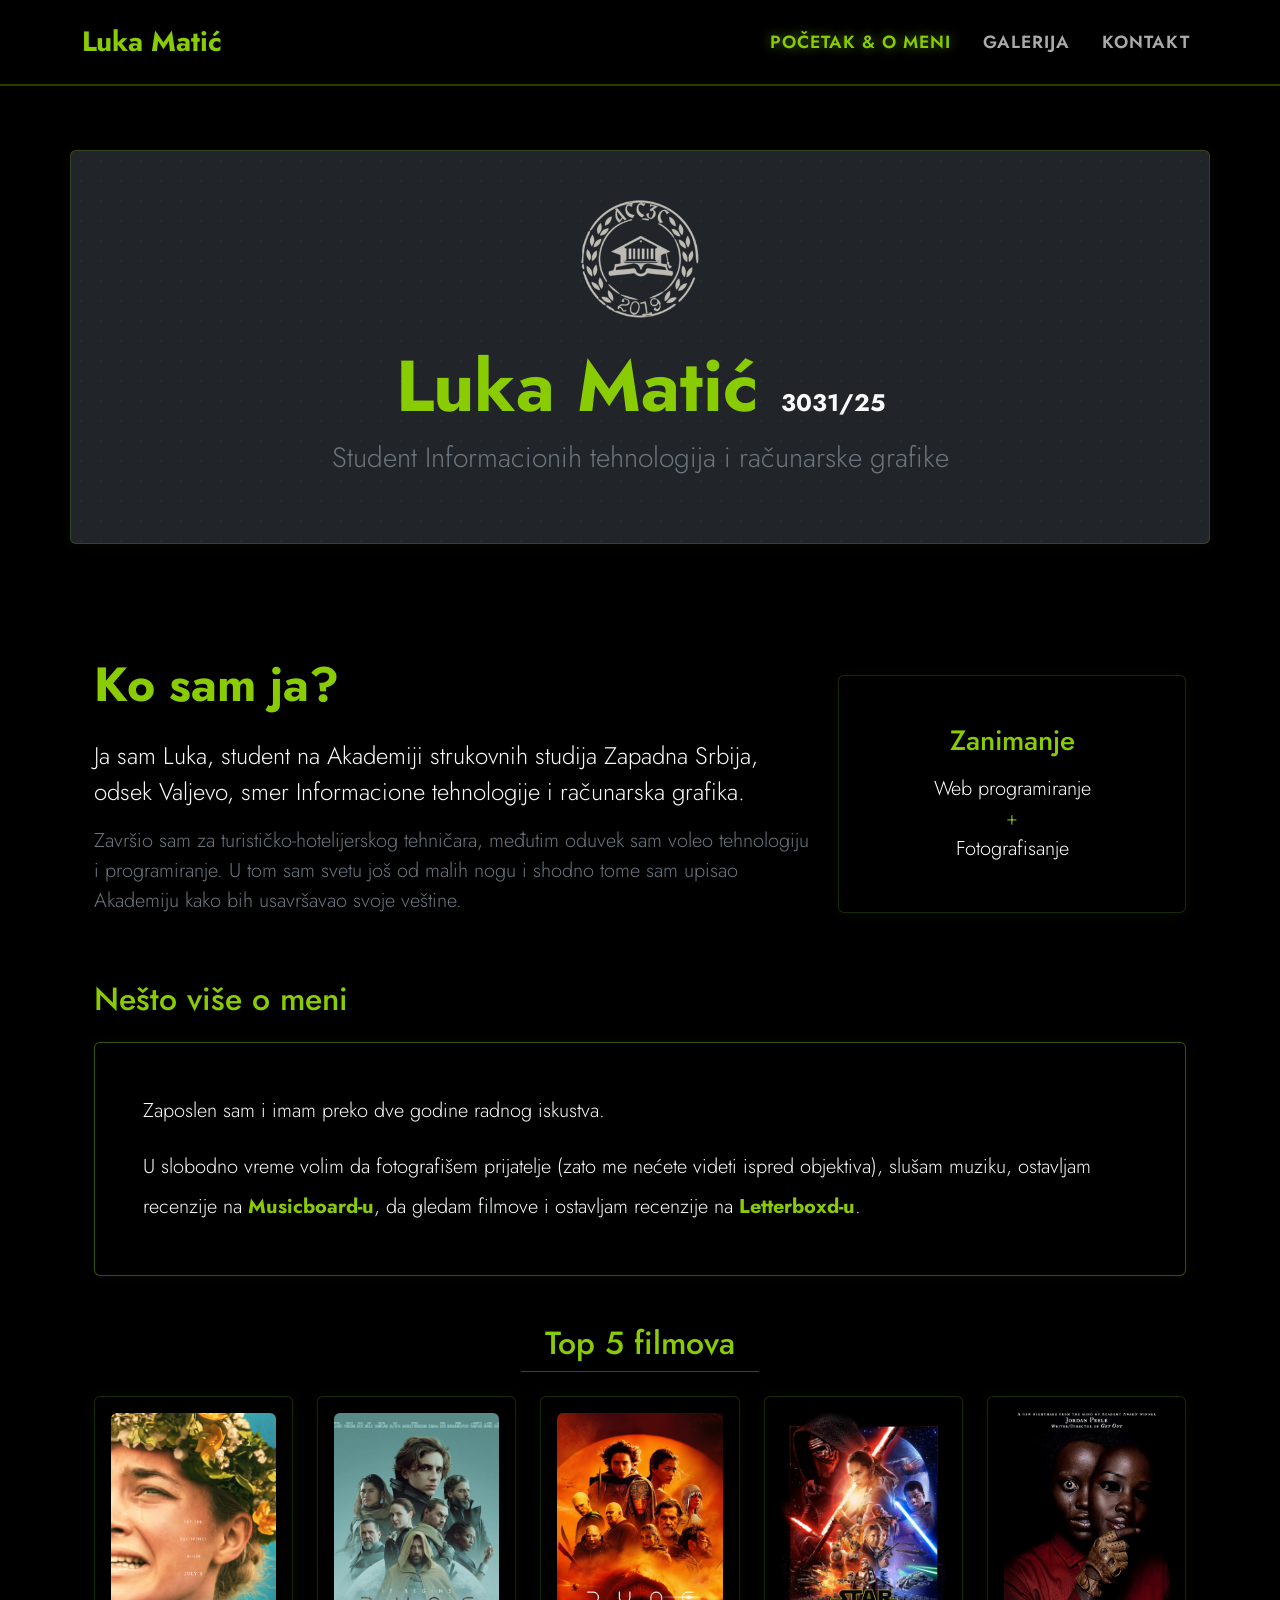
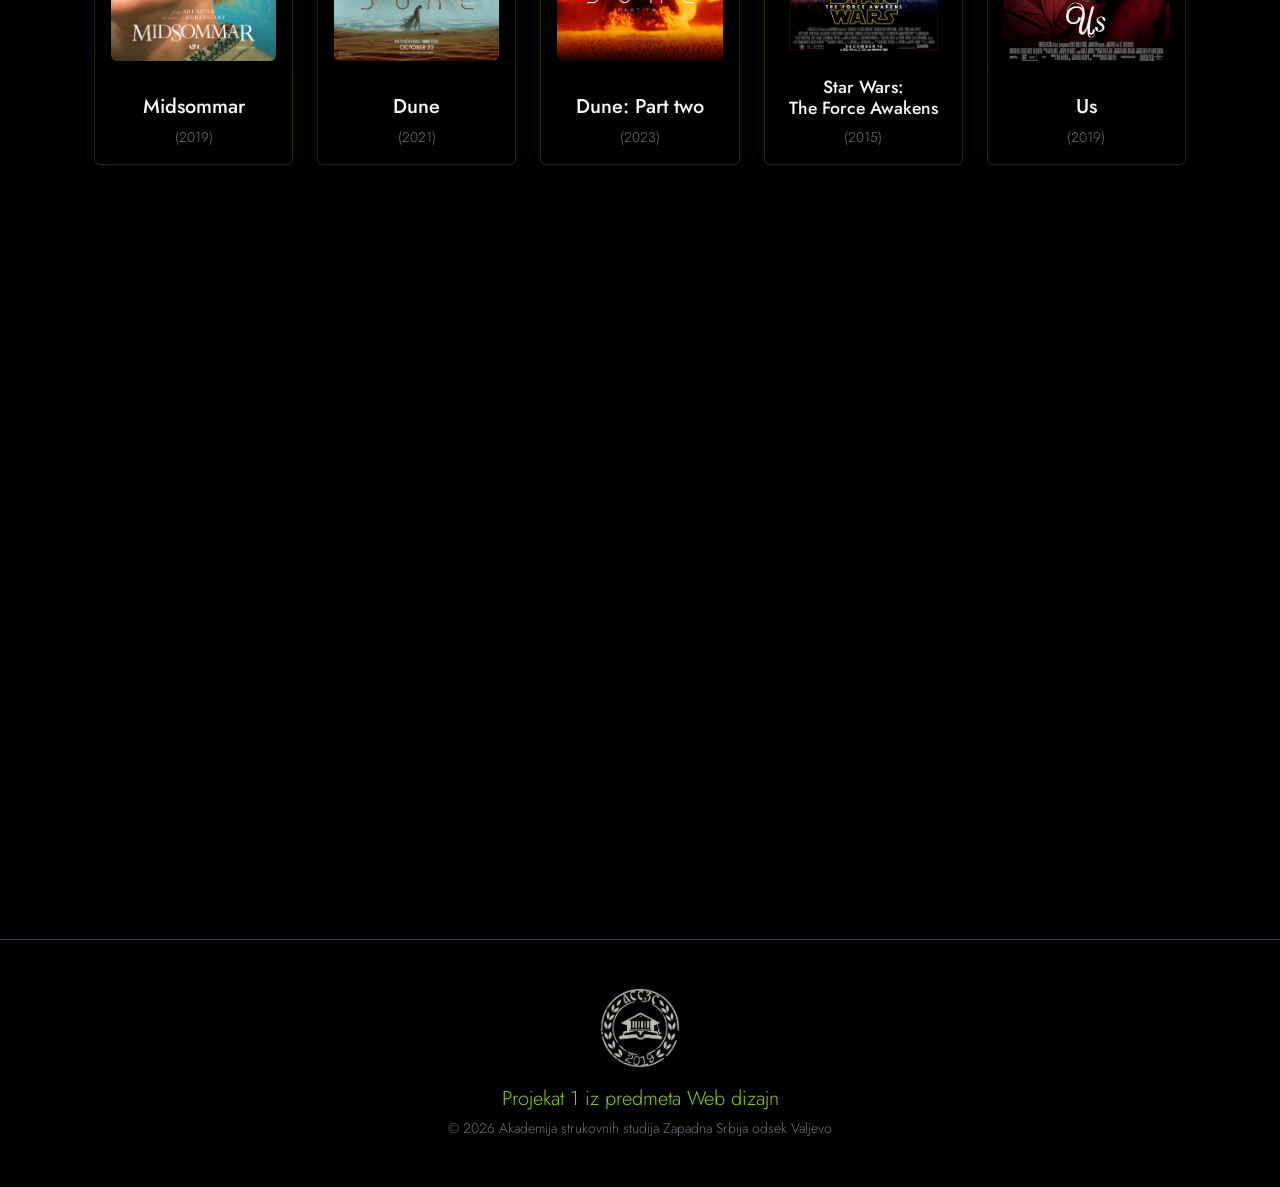
<file: index.html>
<!DOCTYPE html>
<html lang="sr" data-bs-theme="dark">
<head>
    <meta charset="UTF-8">
    <meta name="viewport" content="width=device-width, initial-scale=1.0">
    <title>Početak - Luka Matić</title>
    <link href="https://cdn.jsdelivr.net/npm/bootstrap@5.3.3/dist/css/bootstrap.min.css" rel="stylesheet">
    <link rel="preconnect" href="https://fonts.googleapis.com">
    <link rel="preconnect" href="https://fonts.gstatic.com" crossorigin>
    <link href="https://fonts.googleapis.com/css2?family=Jost:wght@300;400;500;600&display=swap" rel="stylesheet">
    <link href="index.css" rel="stylesheet">
</head>
<body>
    <nav class="navbar navbar-expand-lg custom-navbar sticky-top">
        <div class="container">
            <a class="navbar-brand text-neon fw-bold fs-3" href="index.html">Luka Matić</a>
            <button class="navbar-toggler" type="button" data-bs-toggle="collapse" data-bs-target="#navbarNav">
                <span class="navbar-toggler-icon"></span>
            </button>
            <div class="collapse navbar-collapse justify-content-end" id="navbarNav">
                <ul class="navbar-nav gap-3">
                    <li class="nav-item">
                        <a class="nav-link active" href="index.html">Početak & O meni</a>
                    </li>
                    <li class="nav-item">
                        <a class="nav-link" href="galerija.html">Galerija</a>
                    </li>
                    <li class="nav-item">
                        <a class="nav-link" href="kontakt.html">Kontakt</a>
                    </li>
                </ul>
            </div>
        </div>
    </nav>

    <header class="hero-section text-center py-5 fade-in px-4 px-md-0">
        <div class="container py-4 py-md-5 my-3 rounded neon-box bg-dark custom-bg-pattern">
            <a href="https://va.akademijazs.edu.rs/">
                <img src="images/9-Akademija-logo-sivi.png" alt="Akademija" class="logo-img mb-4 fade-in delay-1" height="120">
            </a>
            <h1 class="display-2 fw-bold text-neon fade-in delay-2">Luka Matić <span class="fs-4 text-light">3031/25</span></h1>
            <p class="lead fade-in delay-3 fs-3 text-secondary">Student Informacionih tehnologija i računarske grafike</p>
        </div>
    </header>

    <main class="container my-5 px-4">
        <div class="row align-items-center mb-5 slide-up">
            <div class="col-lg-8 mb-4 mb-lg-0">
                <h2 class="text-neon mb-4 fw-bold display-5">Ko sam ja?</h2>
                <p class="fs-4 lh-base text-light">Ja sam Luka, student na Akademiji strukovnih studija Zapadna Srbija, odsek Valjevo, smer Informacione tehnologije i računarska grafika.</p>
                <p class="fs-5 text-secondary">Završio sam za turističko-hotelijerskog tehničara, međutim oduvek sam voleo tehnologiju i programiranje. U tom sam svetu još od malih nogu i shodno tome sam upisao Akademiju kako bih usavršavao svoje veštine.</p>
            </div>
            <div class="col-lg-4 text-center mt-4 mt-lg-0">
                <div class="neon-box p-4 p-md-5 rounded bg-black h-100 d-flex flex-column justify-content-center">
                    <h4 class="text-neon fs-3 mb-3">Zanimanje</h4>
                    <p class="fs-5 mb-0 text-white">Web programiranje<br><span class="text-neon">+</span><br>Fotografisanje</p>
                </div>
            </div>
        </div>

        <div class="row mb-5 slide-up">
            <div class="col-lg-12">
                <h2 class="text-neon mb-4">Nešto više o meni</h2>
                <div class="card bg-black border-neon p-4 p-md-5 neon-box text-light fs-5 lh-lg">
                    <p>Zaposlen sam i imam preko dve godine radnog iskustva.</p>
                    <p class="mb-0">U slobodno vreme volim da fotografišem prijatelje (zato me nećete videti ispred objektiva), slušam muziku, ostavljam recenzije na <a class="text-neon fw-bold custom-link" href="https://musicboard.com/user/lukamercedez" target="_blank">Musicboard-u</a>, da gledam filmove i ostavljam recenzije na <a class="text-neon fw-bold custom-link" href="https://letterboxd.com/lukamercedez/" target="_blank">Letterboxd-u</a>.</p>
                </div>
            </div>
        </div>

        <div class="row mt-5 slide-up">
            <div class="col-12 text-center">
                <h2 class="text-neon mb-4 pb-2 border-bottom border-neon d-inline-block px-4">Top 5 filmova</h2>
            </div>
        </div>
        
        <div class="row row-cols-2 row-cols-md-5 g-4 slide-up mb-5 justify-content-center text-center">
            <div class="col">
                <a href="https://letterboxd.com/film/midsommar/" target="_blank" class="text-decoration-none">
                    <div class="neon-box bg-black p-3 rounded h-100 d-flex flex-column transition-hover">
                        <img src="images/midsommar.jpg" class="img-fluid rounded mb-3 custom-poster" alt="Midsommar">
                        <h5 class="text-light mt-auto">Midsommar</h5>
                        <p class="text-secondary small mb-0">(2019)</p>
                    </div>
                </a>
            </div>
            <div class="col">
                <a href="https://letterboxd.com/film/dune-2021/" target="_blank" class="text-decoration-none">
                    <div class="neon-box bg-black p-3 rounded h-100 d-flex flex-column transition-hover">
                        <img src="images/dune.webp" class="img-fluid rounded mb-3 custom-poster" alt="Dune">
                        <h5 class="text-light mt-auto">Dune</h5>
                        <p class="text-secondary small mb-0">(2021)</p>
                    </div>
                </a>
            </div>
            <div class="col">
                <a href="https://letterboxd.com/film/dune-part-two/" target="_blank" class="text-decoration-none">
                    <div class="neon-box bg-black p-3 rounded h-100 d-flex flex-column transition-hover">
                        <img src="images/duneparttwo.jpg" class="img-fluid rounded mb-3 custom-poster" alt="Dune: Part two">
                        <h5 class="text-light mt-auto">Dune: Part two</h5>
                        <p class="text-secondary small mb-0">(2023)</p>
                    </div>
                </a>
            </div>
            <div class="col">
                <a href="https://letterboxd.com/film/star-wars-the-force-awakens/" target="_blank" class="text-decoration-none">
                    <div class="neon-box bg-black p-3 rounded h-100 d-flex flex-column transition-hover">
                        <img src="images/starwars.jpeg" class="img-fluid rounded mb-3 custom-poster" alt="Star Wars: The Force Awakens">
                        <h5 class="text-light mt-auto text-decoration-none" style="font-size:1.1rem;">Star Wars: <br>The Force Awakens</h5>
                        <p class="text-secondary small mb-0">(2015)</p>
                    </div>
                </a>
            </div>
            <div class="col">
                <a href="https://letterboxd.com/film/us-2019/" target="_blank" class="text-decoration-none">
                    <div class="neon-box bg-black p-3 rounded h-100 d-flex flex-column transition-hover">
                        <img src="images/us.jpg" class="img-fluid rounded mb-3 custom-poster" alt="Us">
                        <h5 class="text-light mt-auto">Us</h5>
                        <p class="text-secondary small mb-0">(2019)</p>
                    </div>
                </a>
            </div>
        </div>

        <div class="row mt-5 slide-up">
            <div class="col-12 text-center">
                <h2 class="text-neon mb-4 pb-2 border-bottom border-neon d-inline-block px-4">Top 5 muzičkih albuma</h2>
            </div>
        </div>

        <div class="row row-cols-2 row-cols-md-3 row-cols-lg-5 g-4 slide-up mb-5 justify-content-center text-center">
            <div class="col">
                <a href="https://open.spotify.com/search/Norman%20Fucking%20Rockwell%20Lana%20Del%20Rey" target="_blank" class="text-decoration-none">
                    <div class="neon-box bg-black p-3 rounded h-100 d-flex flex-column transition-hover">
                        <img src="images/nfrbylana.jpg" class="img-fluid rounded mb-3 custom-album" alt="Norman F****** Rockwell">
                        <h5 class="text-light fs-6 mt-auto">Norman F****** Rockwell</h5>
                        <p class="text-secondary small mb-0">Lana Del Rey</p>
                    </div>
                </a>
            </div>
            <div class="col">
                <a href="https://open.spotify.com/search/Brat%20Charli%20xcx" target="_blank" class="text-decoration-none">
                    <div class="neon-box bg-black p-3 rounded h-100 d-flex flex-column transition-hover">
                        <img src="images/Charli-XCX-Brat.webp" class="img-fluid rounded mb-3 custom-album" alt="Brat">
                        <h5 class="text-light fs-6 mt-auto">Brat</h5>
                        <p class="text-secondary small mb-0">Charli xcx</p>
                    </div>
                </a>
            </div>
            <div class="col">
                <a href="https://open.spotify.com/search/Nasminkam%20se%20i%20pravim%20haos%20Mimi%20Mercedez" target="_blank" class="text-decoration-none">
                    <div class="neon-box bg-black p-3 rounded h-100 d-flex flex-column transition-hover">
                        <img src="images/nasminkamseipravimhaos.jpeg" class="img-fluid rounded mb-3 custom-album" alt="Našminkam se i pravim haos">
                        <h5 class="text-light fs-6 mt-auto">Našminkam se i pravim haos</h5>
                        <p class="text-secondary small mb-0">Mimi Mercedez</p>
                    </div>
                </a>
            </div>
            <div class="col">
                <a href="https://open.spotify.com/search/Lux%20Rosalia" target="_blank" class="text-decoration-none">
                    <div class="neon-box bg-black p-3 rounded h-100 d-flex flex-column transition-hover">
                        <img src="images/luxbyrosalia.jpeg" class="img-fluid rounded mb-3 custom-album" alt="Lux">
                        <h5 class="text-light fs-6 mt-auto">Lux</h5>
                        <p class="text-secondary small mb-0">Rosalia</p>
                    </div>
                </a>
            </div>
            <div class="col">
                <a href="https://open.spotify.com/search/Cowboy%20Carter%20Beyonce" target="_blank" class="text-decoration-none">
                    <div class="neon-box bg-black p-3 rounded h-100 d-flex flex-column transition-hover">
                        <img src="images/cowboycarter.png" class="img-fluid rounded mb-3 custom-album" alt="COWBOY CARTER">
                        <h5 class="text-light fs-6 mt-auto">COWBOY CARTER</h5>
                        <p class="text-secondary small mb-0">Beyonce</p>
                    </div>
                </a>
            </div>
        </div>

        <div class="row mt-5 slide-up">
            <div class="col-12">
                <aside class="p-4 p-md-5 bg-dark rounded border-neon neon-box text-center">
                    <h3 class="mb-4"><a class="text-neon custom-link display-6 fw-bold" href="https://akademijazs.edu.rs/o-akademiji/">Istorija Akademije</a></h3>
                    <p class="fs-5 text-secondary w-100 w-md-75 mx-auto">Akademija strukovnih studija Zapadna Srbija osnovana je kao novo pravno lice Odlukom Vlade Republike Srbije 29.08.2019. godine i to statusnom promenom spajanja visokoškolskih ustanova: Visoke škole strukovnih studija Užice iz Užica i Visoke poslovne škole strukovnih studija iz Valjeva.</p>
                </aside>
            </div>
        </div>
    </main>

    <footer class="footer mt-auto py-5 border-top border-neon text-center bg-black">
        <div class="container">
            <a href="https://va.akademijazs.edu.rs/" class="d-inline-block mb-3 logo-hover">
                <img src="images/9-Akademija-logo-sivi.png" height="80" alt="Logo">
            </a>
            <p class="text-neon mb-1 fs-5">Projekat 1 iz predmeta Web dizajn</p>
            <p class="small text-secondary mb-0">&copy; 2026 Akademija strukovnih studija Zapadna Srbija odsek Valjevo</p>
        </div>
    </footer>

    <script src="https://cdn.jsdelivr.net/npm/bootstrap@5.3.3/dist/js/bootstrap.bundle.min.js"></script>
    <script src="index.js"></script>
</body>
</html>
</file>
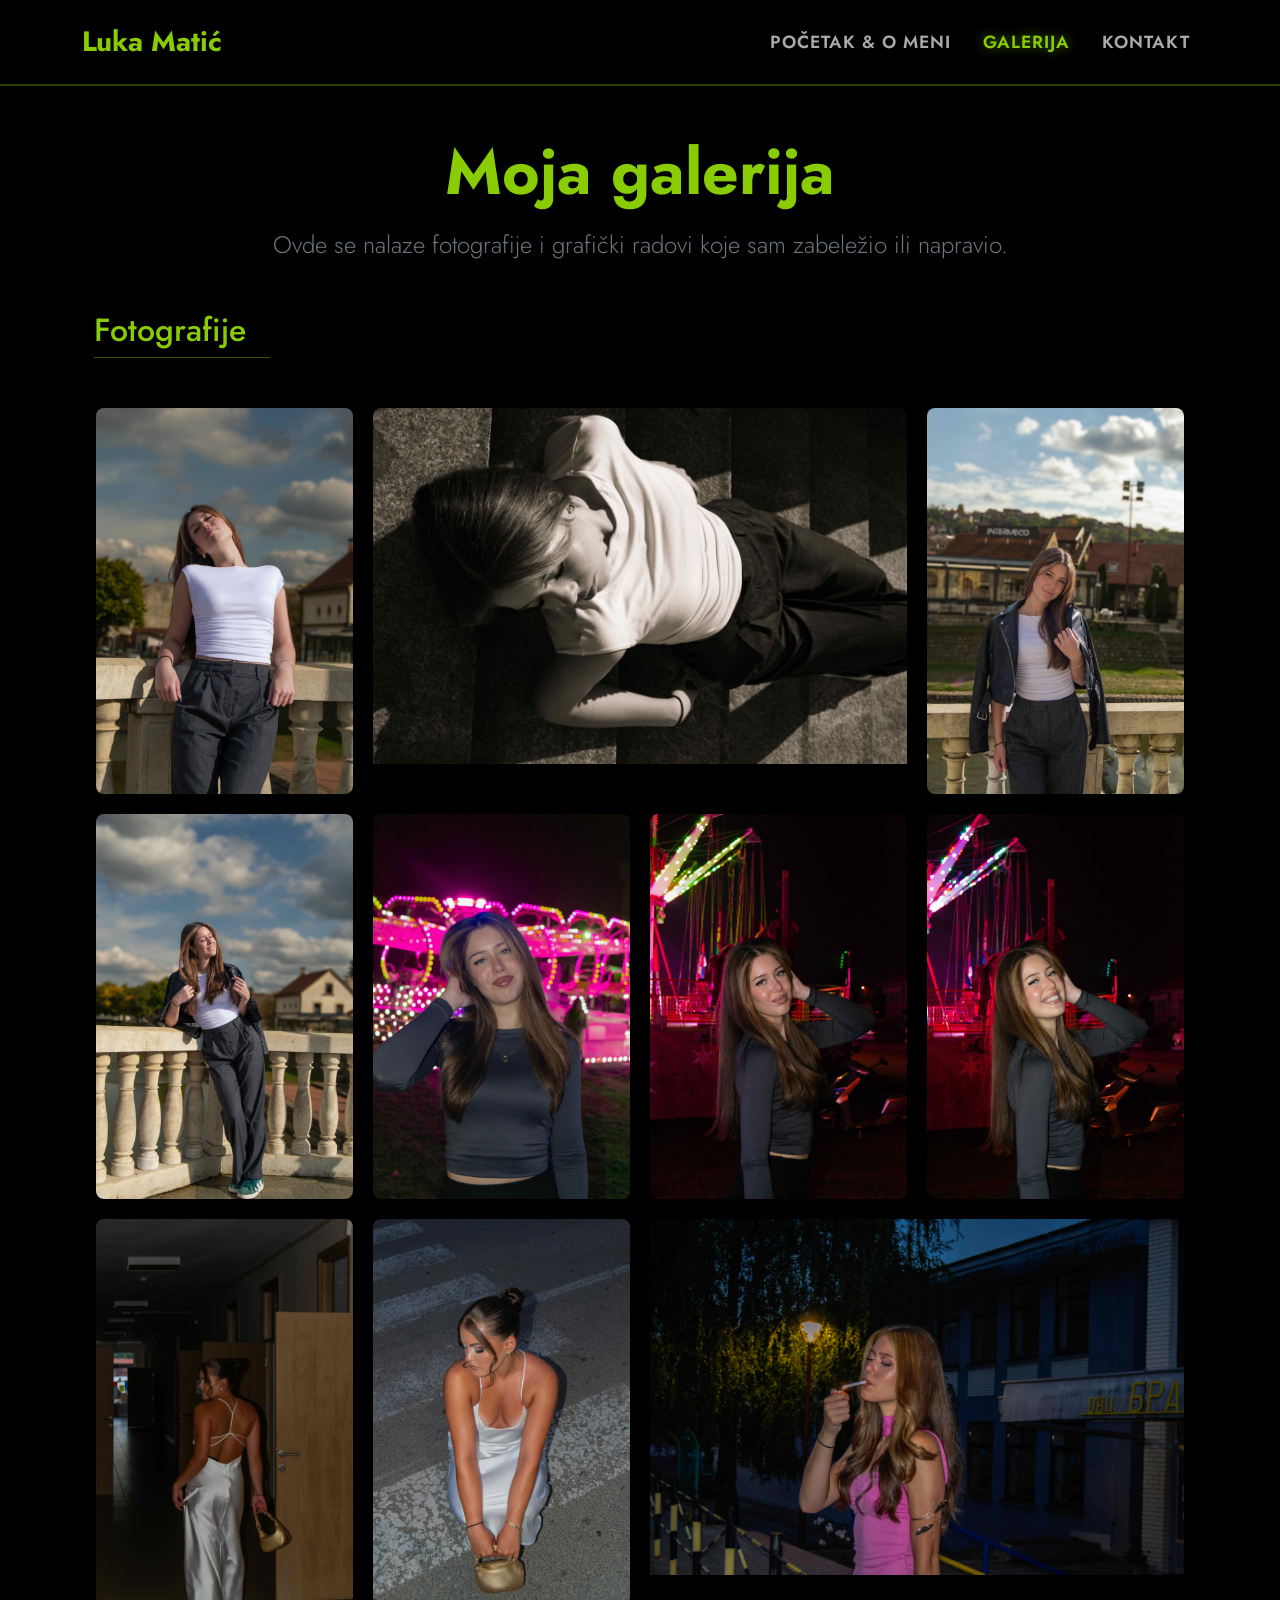
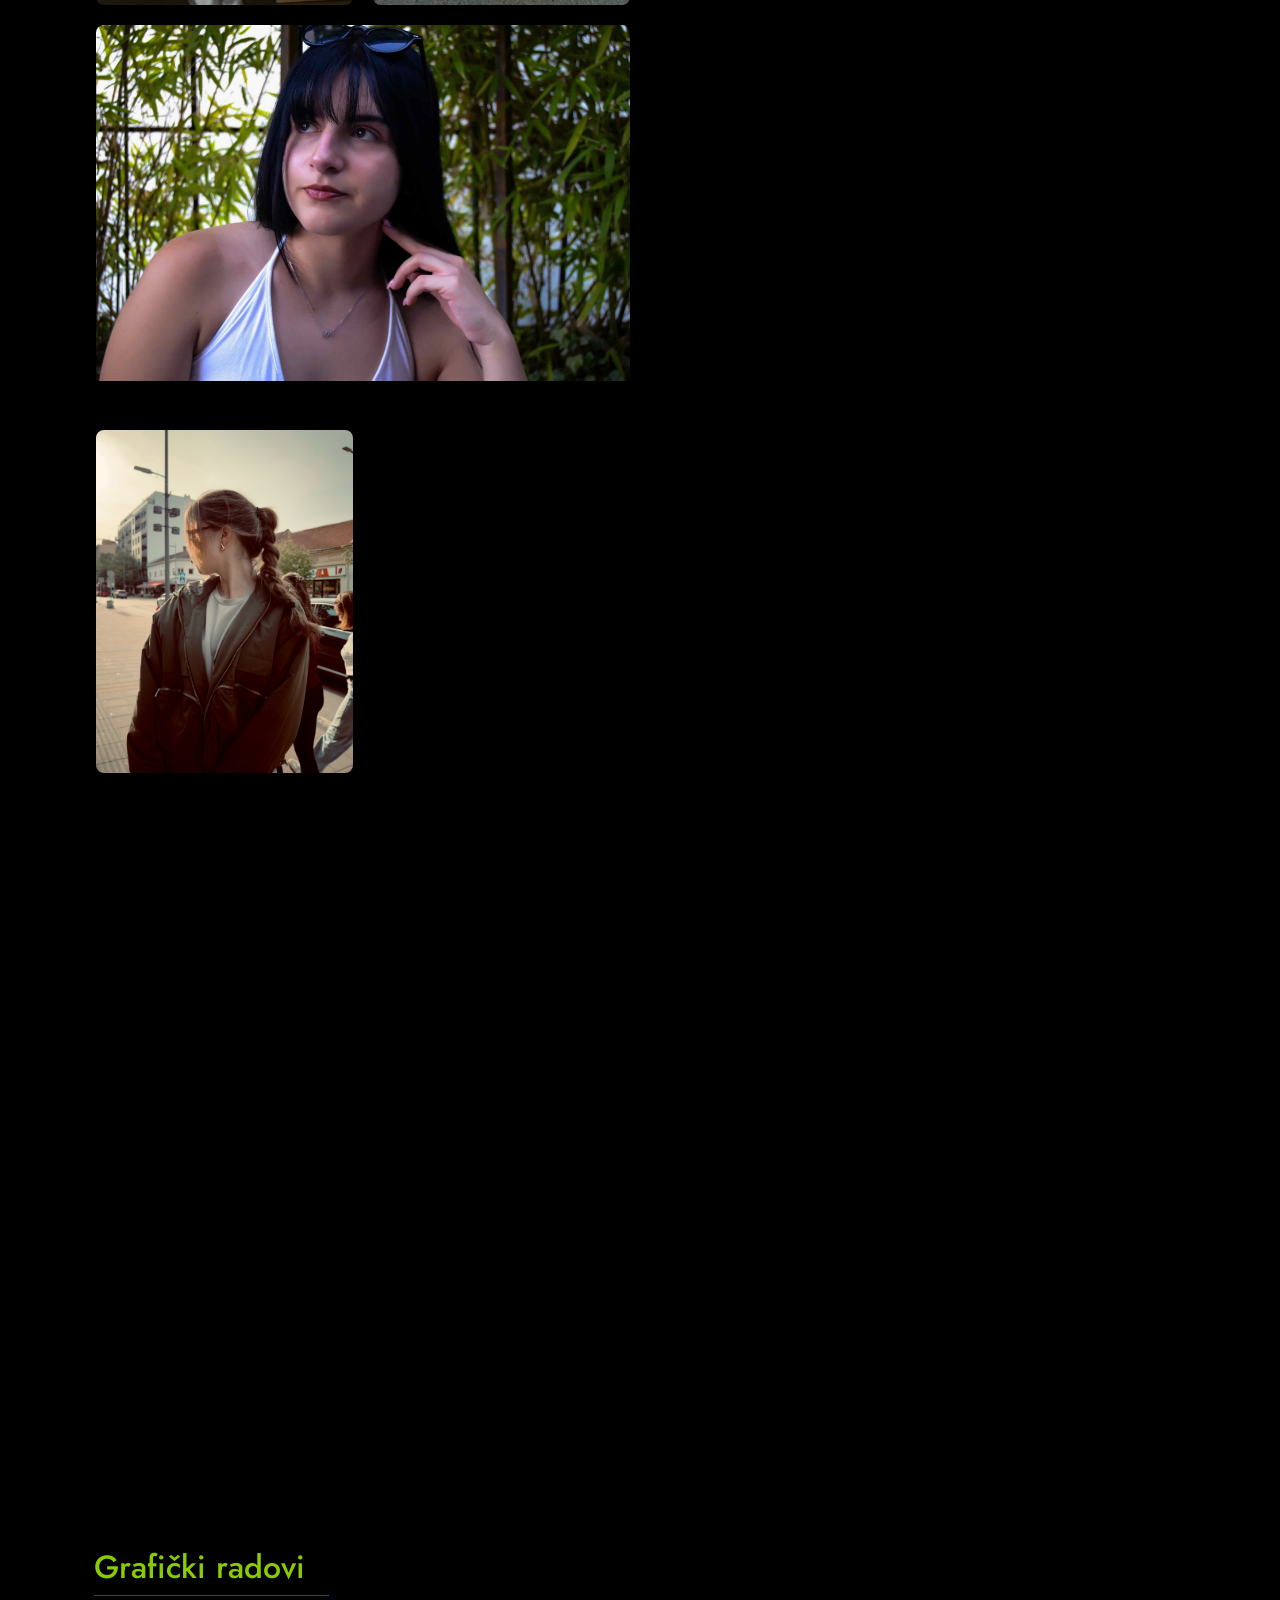
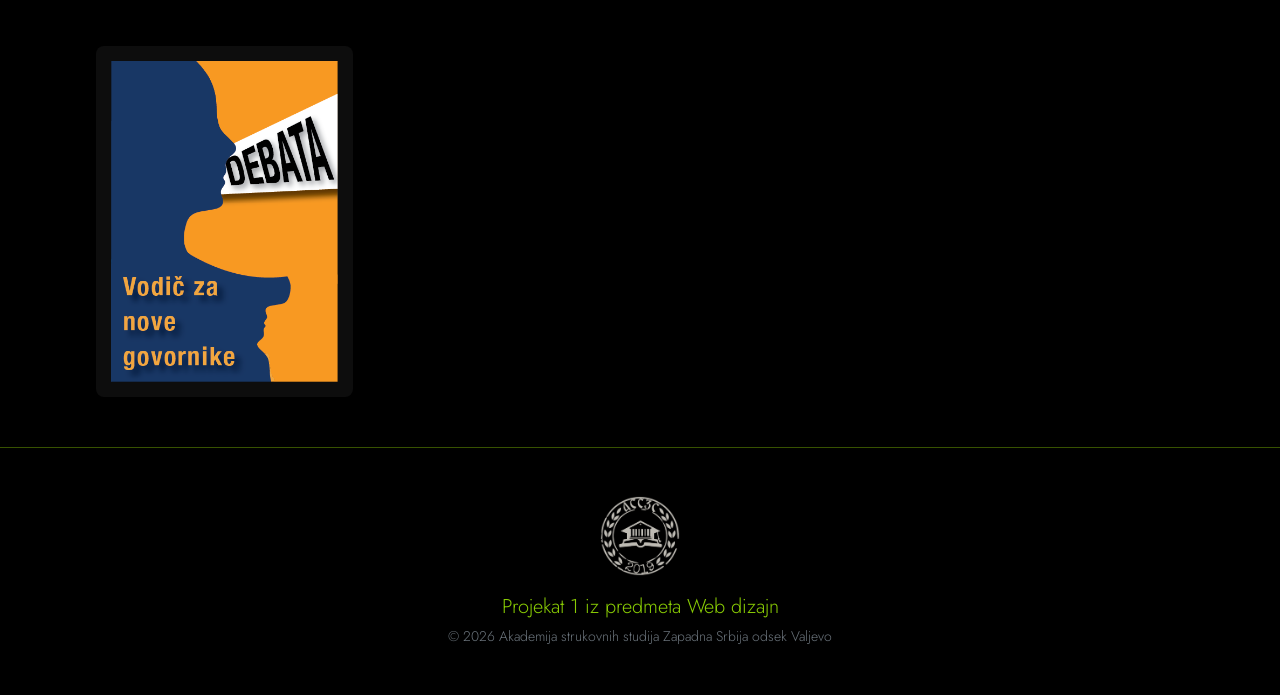
<file: galerija.html>
<!DOCTYPE html>
<html lang="sr" data-bs-theme="dark">
<head>
    <meta charset="UTF-8">
    <meta name="viewport" content="width=device-width, initial-scale=1.0">
    <title>Galerija - Luka Matić</title>
    <link href="https://cdn.jsdelivr.net/npm/bootstrap@5.3.3/dist/css/bootstrap.min.css" rel="stylesheet">
    <link rel="preconnect" href="https://fonts.googleapis.com">
    <link rel="preconnect" href="https://fonts.gstatic.com" crossorigin>
    <link href="https://fonts.googleapis.com/css2?family=Jost:wght@300;400;500;600&display=swap" rel="stylesheet">
    <link href="index.css" rel="stylesheet">
</head>
<body>
    <nav class="navbar navbar-expand-lg custom-navbar sticky-top">
        <div class="container">
            <a class="navbar-brand text-neon fw-bold fs-3" href="index.html">Luka Matić</a>
            <button class="navbar-toggler" type="button" data-bs-toggle="collapse" data-bs-target="#navbarNav">
                <span class="navbar-toggler-icon"></span>
            </button>
            <div class="collapse navbar-collapse justify-content-end" id="navbarNav">
                <ul class="navbar-nav gap-3">
                    <li class="nav-item">
                        <a class="nav-link" href="index.html">Početak & O meni</a>
                    </li>
                    <li class="nav-item">
                        <a class="nav-link active" href="galerija.html">Galerija</a>
                    </li>
                    <li class="nav-item">
                        <a class="nav-link" href="kontakt.html">Kontakt</a>
                    </li>
                </ul>
            </div>
        </div>
    </nav>

    <main class="container my-5 px-4">
        <div class="text-center mb-5 fade-in">
            <h1 class="display-3 text-neon fw-bold mb-3">Moja galerija</h1>
            <p class="lead fs-4 text-secondary">Ovde se nalaze fotografije i grafički radovi koje sam zabeležio ili napravio.</p>
        </div>

        <section class="mb-5 slide-up">
            <h2 class="text-neon mb-4 pb-2 border-bottom border-neon d-inline-block pe-4">Fotografije</h2>
            <div class="galerija-grid mt-4">
                <div class="img-wrap">
                    <img src="images/1.jpeg" class="custom-img" alt="Fotografija 1" decoding="async">
                    <div class="img-overlay">
                        <span class="overlay-camera">Nikon D3100</span>
                        <span class="overlay-date">14. 10. 2025.</span>
                    </div>
                </div>
                <div class="img-wrap img-large">
                    <img src="images/2.jpeg" class="custom-img" alt="Fotografija 2" decoding="async">
                    <div class="img-overlay">
                        <span class="overlay-camera">Nikon D3100</span>
                        <span class="overlay-date">14. 10. 2025.</span>
                    </div>
                </div>
                <div class="img-wrap">
                    <img src="images/3.jpeg" class="custom-img" alt="Fotografija 3" loading="lazy" decoding="async">
                    <div class="img-overlay">
                        <span class="overlay-camera">Nikon D3100</span>
                        <span class="overlay-date">14. 10. 2025.</span>
                    </div>
                </div>
                <div class="img-wrap">
                    <img src="images/4.jpeg" class="custom-img" alt="Fotografija 4" loading="lazy" decoding="async">
                    <div class="img-overlay">
                        <span class="overlay-camera">Nikon D3100</span>
                        <span class="overlay-date">14. 10. 2025.</span>
                    </div>
                </div>
                <div class="img-wrap">
                    <img src="images/5.jpeg" class="custom-img" alt="Fotografija 5" loading="lazy" decoding="async">
                    <div class="img-overlay">
                        <span class="overlay-camera">Nikon D3100</span>
                        <span class="overlay-date">17. 10. 2025.</span>
                    </div>
                </div>
                <div class="img-wrap">
                    <img src="images/7.jpeg" class="custom-img" alt="Fotografija 7" loading="lazy" decoding="async">
                    <div class="img-overlay">
                        <span class="overlay-camera">Nikon D3100</span>
                        <span class="overlay-date">17. 10. 2025.</span>
                    </div>
                </div>
                <div class="img-wrap">
                    <img src="images/8.jpeg" class="custom-img" alt="Fotografija 8" loading="lazy" decoding="async">
                    <div class="img-overlay">
                        <span class="overlay-camera">Nikon D3100</span>
                        <span class="overlay-date">17. 10. 2025.</span>
                    </div>
                </div>
                <div class="img-wrap">
                    <img src="images/9.jpeg" class="custom-img" alt="Fotografija 9" loading="lazy" decoding="async">
                    <div class="img-overlay">
                        <span class="overlay-camera">Nikon D3100</span>
                        <span class="overlay-date">28. 06. 2025.</span>
                    </div>
                </div>
                <div class="img-wrap">
                    <img src="images/10.jpeg" class="custom-img" alt="Fotografija 10" loading="lazy" decoding="async">
                    <div class="img-overlay">
                        <span class="overlay-camera">Nikon D3100</span>
                        <span class="overlay-date">28. 06. 2025.</span>
                    </div>
                </div>
                <div class="img-wrap img-large">
                    <img src="images/11.jpeg" class="custom-img" alt="Fotografija 11" loading="lazy" decoding="async">
                    <div class="img-overlay">
                        <span class="overlay-camera">Nikon D3100</span>
                        <span class="overlay-date">28. 06. 2025.</span>
                    </div>
                </div>
                <div class="img-wrap img-large">
                    <img src="images/12.jpeg" class="custom-img" alt="Fotografija 12" loading="lazy" decoding="async">
                    <div class="img-overlay">
                        <span class="overlay-camera">Nikon D3100</span>
                        <span class="overlay-date">25. 06. 2025.</span>
                    </div>
                </div>
                <div class="img-wrap">
                    <img src="images/13.jpeg" class="custom-img" alt="Fotografija 13" loading="lazy" decoding="async">
                    <div class="img-overlay">
                        <span class="overlay-camera">Nikon D3100</span>
                        <span class="overlay-date">25. 06. 2025.</span>
                    </div>
                </div>
                <div class="img-wrap">
                    <img src="images/14.jpeg" class="custom-img" alt="Fotografija 14" loading="lazy" decoding="async">
                    <div class="img-overlay">
                        <span class="overlay-camera">Nikon D3100</span>
                        <span class="overlay-date">25. 06. 2025.</span>
                    </div>
                </div>
                <div class="img-wrap">
                    <img src="images/15.jpeg" class="custom-img" alt="Fotografija 15" loading="lazy" decoding="async">
                    <div class="img-overlay">
                        <span class="overlay-camera">iPhone 17 Pro</span>
                        <span class="overlay-date">28. 04. 2026.</span>
                    </div>
                </div>
                <div class="img-wrap">
                    <img src="images/16.jpeg" class="custom-img" alt="Fotografija 16" loading="lazy" decoding="async">
                    <div class="img-overlay">
                        <span class="overlay-camera">iPhone 17 Pro</span>
                        <span class="overlay-date">28. 04. 2026.</span>
                    </div>
                </div>
                <div class="img-wrap">
                    <img src="images/17.jpeg" class="custom-img" alt="Fotografija 17" loading="lazy" decoding="async">
                    <div class="img-overlay">
                        <span class="overlay-camera">iPhone 17 Pro</span>
                        <span class="overlay-date">28. 04. 2026.</span>
                    </div>
                </div>
                <div class="img-wrap">
                    <img src="images/18.jpeg" class="custom-img" alt="Fotografija 18" loading="lazy" decoding="async">
                    <div class="img-overlay">
                        <span class="overlay-camera">iPhone 17 Pro</span>
                        <span class="overlay-date">28. 04. 2026.</span>
                    </div>
                </div>
                <div class="img-wrap">
                    <img src="images/19.webp" class="custom-img" alt="Fotografija 19" loading="lazy" decoding="async">
                    <div class="img-overlay">
                        <span class="overlay-camera">iPhone 17 Pro</span>
                        <span class="overlay-date">04. 05. 2026.</span>
                    </div>
                </div>
                <div class="img-wrap">
                    <img src="images/20.webp" class="custom-img" alt="Fotografija 20" loading="lazy" decoding="async">
                    <div class="img-overlay">
                        <span class="overlay-camera">iPhone 17 Pro</span>
                        <span class="overlay-date">04. 05. 2026.</span>
                    </div>
                </div>
                <div class="img-wrap">
                    <img src="images/21.webp" class="custom-img" alt="Fotografija 21" loading="lazy" decoding="async">
                    <div class="img-overlay">
                        <span class="overlay-camera">iPhone 17 Pro</span>
                        <span class="overlay-date">04. 05. 2026.</span>
                    </div>
                </div>
                <div class="img-wrap">
                    <img src="images/22.webp" class="custom-img" alt="Fotografija 22" loading="lazy" decoding="async">
                    <div class="img-overlay">
                        <span class="overlay-camera">iPhone 17 Pro</span>
                        <span class="overlay-date">04. 05. 2026.</span>
                    </div>
                </div>
                <div class="img-wrap">
                    <img src="images/23.webp" class="custom-img" alt="Fotografija 23" loading="lazy" decoding="async">
                    <div class="img-overlay">
                        <span class="overlay-camera">iPhone 17 Pro</span>
                        <span class="overlay-date">04. 05. 2026.</span>
                    </div>
                </div>
                <div class="img-wrap">
                    <img src="images/24.webp" class="custom-img" alt="Fotografija 24" loading="lazy" decoding="async">
                    <div class="img-overlay">
                        <span class="overlay-camera">iPhone 17 Pro</span>
                        <span class="overlay-date">04. 05. 2026.</span>
                    </div>
                </div>
            </div>
        </section>

        <section class="slide-up mt-5">
            <h2 class="text-neon mb-4 pb-2 border-bottom border-neon d-inline-block pe-4">Grafički radovi</h2>
            <div class="galerija-grid mt-4">
                <div class="img-wrap img-grafika-wrap"><img src="images/debata.webp" class="custom-img img-grafika" alt="Graficki rad" loading="lazy" decoding="async"></div>
            </div>
        </section>
    </main>

    <footer class="footer mt-auto py-5 border-top border-neon text-center bg-black">
        <div class="container">
            <a href="https://va.akademijazs.edu.rs/" class="d-inline-block mb-3 logo-hover">
                <img src="images/9-Akademija-logo-sivi.png" height="80" alt="Logo">
            </a>
            <p class="text-neon mb-1 fs-5">Projekat 1 iz predmeta Web dizajn</p>
            <p class="small text-secondary mb-0">&copy; 2026 Akademija strukovnih studija Zapadna Srbija odsek Valjevo</p>
        </div>
    </footer>

    <script src="https://cdn.jsdelivr.net/npm/bootstrap@5.3.3/dist/js/bootstrap.bundle.min.js"></script>
    <script src="index.js"></script>
</body>
</html>
</file>
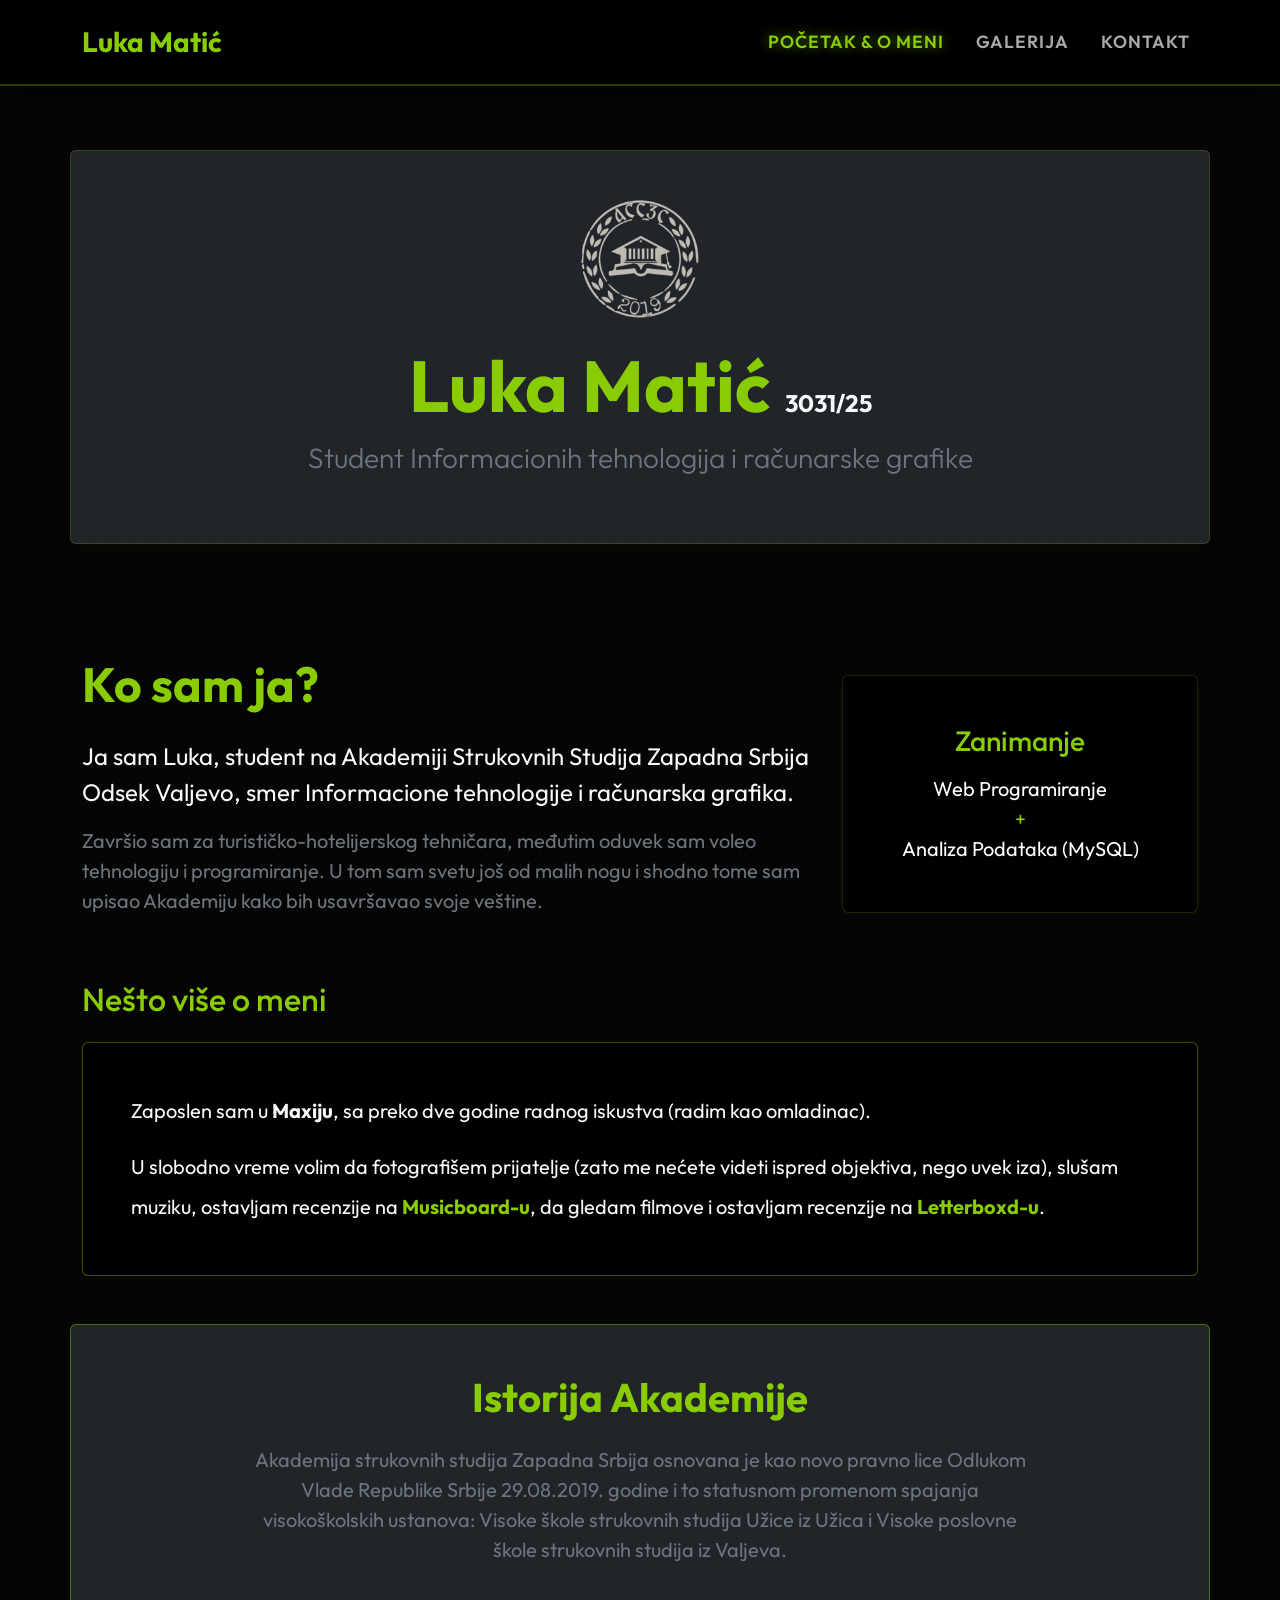
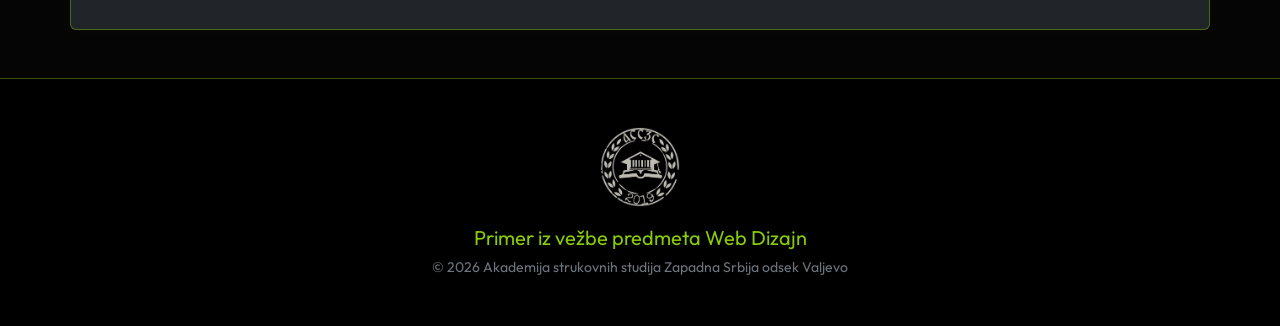
<file: grupisanjeElemenata.html>
<!DOCTYPE html>
<html lang="sr" data-bs-theme="dark">
<head>
    <meta charset="UTF-8">
    <meta name="viewport" content="width=device-width, initial-scale=1.0">
    <title>Početak - Luka Matić</title>
    <link href="https://cdn.jsdelivr.net/npm/bootstrap@5.3.3/dist/css/bootstrap.min.css" rel="stylesheet">
    <link href="grupisanjeElemenata.css" rel="stylesheet">
</head>
<body>
    <nav class="navbar navbar-expand-lg custom-navbar sticky-top">
        <div class="container">
            <a class="navbar-brand text-neon fw-bold fs-3" href="grupisanjeElemenata.html">Luka Matić</a>
            <button class="navbar-toggler" type="button" data-bs-toggle="collapse" data-bs-target="#navbarNav">
                <span class="navbar-toggler-icon"></span>
            </button>
            <div class="collapse navbar-collapse justify-content-end" id="navbarNav">
                <ul class="navbar-nav gap-3">
                    <li class="nav-item">
                        <a class="nav-link active" href="grupisanjeElemenata.html">Početak & O meni</a>
                    </li>
                    <li class="nav-item">
                        <a class="nav-link" href="galerija.html">Galerija</a>
                    </li>
                    <li class="nav-item">
                        <a class="nav-link" href="kontakt.html">Kontakt</a>
                    </li>
                </ul>
            </div>
        </div>
    </nav>

    <header class="hero-section text-center py-5 fade-in">
        <div class="container py-5 my-3 rounded neon-box bg-dark custom-bg-pattern">
            <a href="https://va.akademijazs.edu.rs/">
                <img src="9-Akademija-logo-sivi.png" alt="Akademija" class="logo-img mb-4 fade-in delay-1" height="120">
            </a>
            <h1 class="display-2 fw-bold text-neon fade-in delay-2">Luka Matić <span class="fs-4 text-light">3031/25</span></h1>
            <p class="lead fade-in delay-3 fs-3 text-secondary">Student Informacionih tehnologija i računarske grafike</p>
        </div>
    </header>

    <main class="container my-5">
        <div class="row align-items-center mb-5 slide-up">
            <div class="col-lg-8 mb-4 mb-lg-0">
                <h2 class="text-neon mb-4 fw-bold display-5">Ko sam ja?</h2>
                <p class="fs-4 lh-base text-light">Ja sam Luka, student na Akademiji Strukovnih Studija Zapadna Srbija Odsek Valjevo, smer Informacione tehnologije i računarska grafika.</p>
                <p class="fs-5 text-secondary">Završio sam za turističko-hotelijerskog tehničara, međutim oduvek sam voleo tehnologiju i programiranje. U tom sam svetu još od malih nogu i shodno tome sam upisao Akademiju kako bih usavršavao svoje veštine.</p>
            </div>
            <div class="col-lg-4 text-center">
                <div class="neon-box p-5 rounded bg-black h-100 d-flex flex-column justify-content-center">
                    <h4 class="text-neon fs-3 mb-3">Zanimanje</h4>
                    <p class="fs-5 mb-0 text-white">Web Programiranje<br><span class="text-neon">+</span><br>Analiza Podataka (MySQL)</p>
                </div>
            </div>
        </div>

        <div class="row mb-5 slide-up">
            <div class="col-lg-12">
                <h2 class="text-neon mb-4">Nešto više o meni</h2>
                <div class="card bg-black border-neon p-5 neon-box text-light fs-5 lh-lg">
                    <p>Zaposlen sam u <strong>Maxiju</strong>, sa preko dve godine radnog iskustva (radim kao omladinac).</p>
                    <p class="mb-0">U slobodno vreme volim da fotografišem prijatelje (zato me nećete videti ispred objektiva, nego uvek iza), slušam muziku, ostavljam recenzije na <a class="text-neon fw-bold custom-link" href="https://musicboard.com/user/lukamercedez" target="_blank">Musicboard-u</a>, da gledam filmove i ostavljam recenzije na <a class="text-neon fw-bold custom-link" href="https://letterboxd.com/lukamercedez/" target="_blank">Letterboxd-u</a>.</p>
                </div>
            </div>
        </div>

        <div class="row mt-5 slide-up">
            <aside class="col-12 p-5 bg-dark rounded border-neon neon-box text-center">
                <h3 class="mb-4"><a class="text-neon custom-link display-6 fw-bold" href="https://akademijazs.edu.rs/o-akademiji/">Istorija Akademije</a></h3>
                <p class="fs-5 text-secondary w-75 mx-auto">Akademija strukovnih studija Zapadna Srbija osnovana je kao novo pravno lice Odlukom Vlade Republike Srbije 29.08.2019. godine i to statusnom promenom spajanja visokoškolskih ustanova: Visoke škole strukovnih studija Užice iz Užica i Visoke poslovne škole strukovnih studija iz Valjeva.</p>
            </aside>
        </div>
    </main>

    <footer class="footer mt-auto py-5 border-top border-neon text-center bg-black">
        <div class="container">
            <a href="https://va.akademijazs.edu.rs/" class="d-inline-block mb-3 logo-hover">
                <img src="9-Akademija-logo-sivi.png" height="80" alt="Logo">
            </a>
            <p class="text-neon mb-1 fs-5">Primer iz vežbe predmeta Web Dizajn</p>
            <p class="small text-secondary mb-0">&copy; 2026 Akademija strukovnih studija Zapadna Srbija odsek Valjevo</p>
        </div>
    </footer>

    <script src="https://cdn.jsdelivr.net/npm/bootstrap@5.3.3/dist/js/bootstrap.bundle.min.js"></script>
    <script src="script.js"></script>
</body>
</html>
</file>
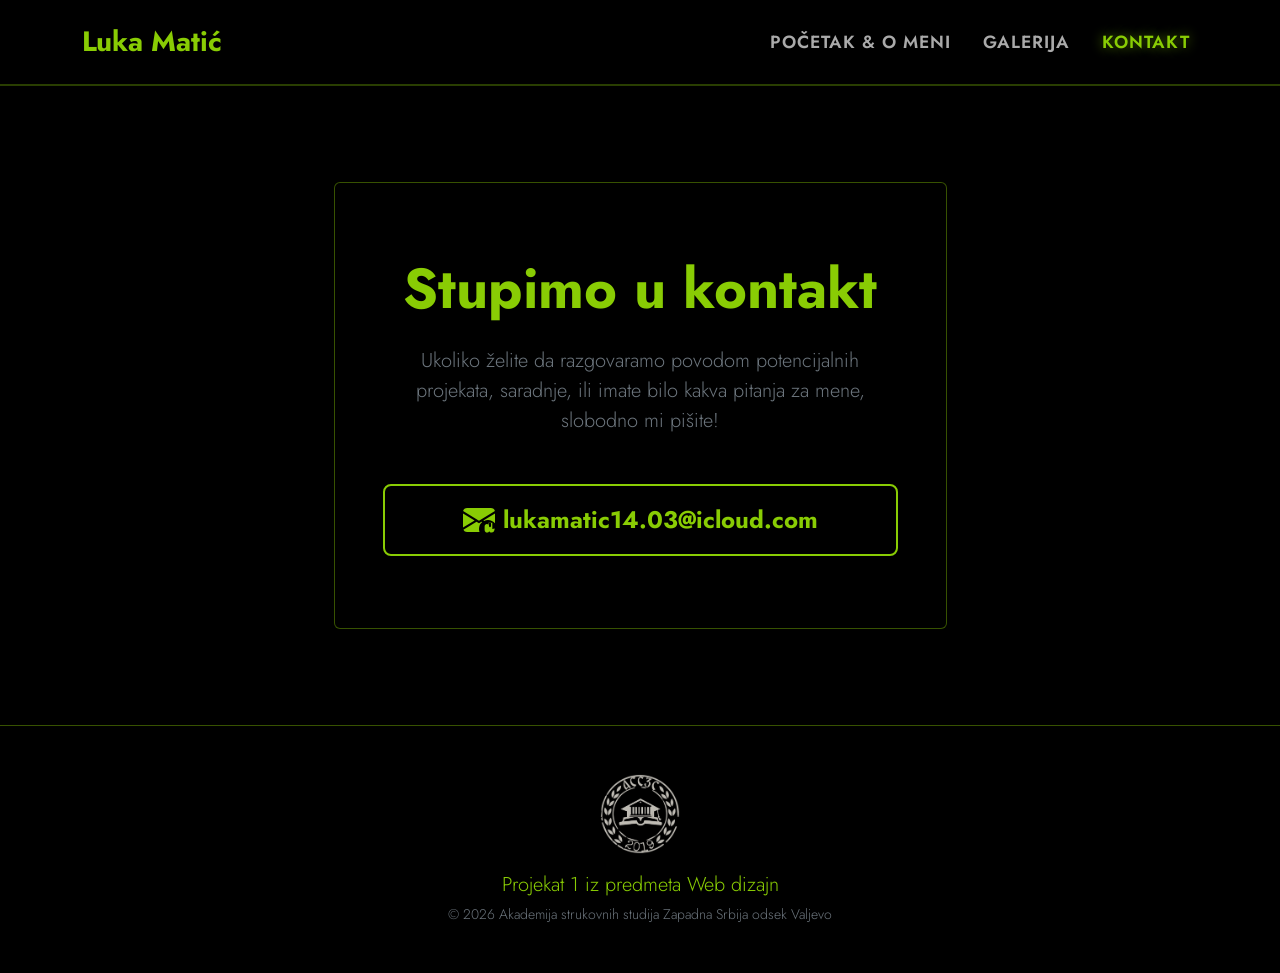
<file: kontakt.html>
<!DOCTYPE html>
<html lang="sr" data-bs-theme="dark">
<head>
    <meta charset="UTF-8">
    <meta name="viewport" content="width=device-width, initial-scale=1.0">
    <title>Kontakt - Luka Matić</title>
    <link href="https://cdn.jsdelivr.net/npm/bootstrap@5.3.3/dist/css/bootstrap.min.css" rel="stylesheet">
    <link rel="preconnect" href="https://fonts.googleapis.com">
    <link rel="preconnect" href="https://fonts.gstatic.com" crossorigin>
    <link href="https://fonts.googleapis.com/css2?family=Jost:wght@300;400;500;600&display=swap" rel="stylesheet">
    <link href="index.css" rel="stylesheet">
</head>
<body class="d-flex flex-column min-vh-100">
    <nav class="navbar navbar-expand-lg custom-navbar sticky-top">
        <div class="container">
            <a class="navbar-brand text-neon fw-bold fs-3" href="index.html">Luka Matić</a>
            <button class="navbar-toggler" type="button" data-bs-toggle="collapse" data-bs-target="#navbarNav">
                <span class="navbar-toggler-icon"></span>
            </button>
            <div class="collapse navbar-collapse justify-content-end" id="navbarNav">
                <ul class="navbar-nav gap-3">
                    <li class="nav-item">
                        <a class="nav-link" href="index.html">Početak & O meni</a>
                    </li>
                    <li class="nav-item">
                        <a class="nav-link" href="galerija.html">Galerija</a>
                    </li>
                    <li class="nav-item">
                        <a class="nav-link active" href="kontakt.html">Kontakt</a>
                    </li>
                </ul>
            </div>
        </div>
    </nav>

    <main class="container my-3 my-md-5 px-4 flex-grow-1 d-flex align-items-center justify-content-center slide-up">
        <div class="row w-100 justify-content-center">
            <div class="col-lg-7 col-md-10">
                <div class="card bg-black border-neon p-3 p-md-5 text-center shadow-lg neon-box my-3 my-md-5">
                    <div class="my-2 my-md-4">
                        <h1 class="text-neon mb-4 fw-bold display-4">Stupimo u kontakt</h1>
                        <p class="fs-5 mb-3 mb-md-5 text-secondary">Ukoliko želite da razgovaramo povodom potencijalnih projekata, saradnje, ili imate bilo kakva pitanja za mene, slobodno mi pišite!</p>
                        
                        <a href="mailto:lukamatic14.03@icloud.com" class="btn btn-neon btn-lg w-100 py-3 fs-4 d-flex justify-content-center align-items-center gap-2">
                            <svg xmlns="http://www.w3.org/2000/svg" width="32" height="32" fill="currentColor" class="bi bi-envelope-at-fill" viewBox="0 0 16 16">
                                <path d="M2 2A2 2 0 0 0 .05 3.555L8 8.414l7.95-4.859A2 2 0 0 0 14 2H2Zm-2 9.8V4.698l5.803 3.546L0 11.801Zm6.761-2.97-6.57 4.026A2 2 0 0 0 2 14h6.256A4.493 4.493 0 0 1 8 12.5a4.49 4.49 0 0 1 1.606-3.446l-.367-.225L8 9.586l-1.239-.757ZM16 9.671V4.697l-5.803 3.546.338.208A4.482 4.482 0 0 1 12.5 8c1.414 0 2.675.652 3.5 1.671Z"/>
                                <path d="M15.834 12.244c0 1.168-.577 2.025-1.587 2.025-.503 0-1.002-.228-1.12-.648h-.043c-.118.416-.543.643-1.015.643-.77 0-1.259-.542-1.259-1.434v-1.52c0-.845.482-1.369 1.157-1.369.314 0 .61.12.8.315h.043v-.93h1.848v3.134Zm-2.85-1.516c0 .463.196.845.52.845.315 0 .524-.383.524-.848v-.812c0-.462-.209-.85-.525-.85-.315 0-.52.383-.52.845v.82Z"/>
                            </svg>
                            lukamatic14.03@icloud.com
                        </a>
                    </div>
                </div>
            </div>
        </div>
    </main>

    <footer class="footer mt-auto py-5 border-top border-neon text-center bg-black">
        <div class="container">
            <a href="https://va.akademijazs.edu.rs/" class="d-inline-block mb-3 logo-hover">
                <img src="images/9-Akademija-logo-sivi.png" height="80" alt="Logo">
            </a>
            <p class="text-neon mb-1 fs-5">Projekat 1 iz predmeta Web dizajn</p>
            <p class="small text-secondary mb-0">&copy; 2026 Akademija strukovnih studija Zapadna Srbija odsek Valjevo</p>
        </div>
    </footer>

    <script src="https://cdn.jsdelivr.net/npm/bootstrap@5.3.3/dist/js/bootstrap.bundle.min.js"></script>
    <script src="index.js"></script>
</body>
</html>
</file>
<file: index.css>
:root {
    --neon-green: #89CC04;
    --dark-bg: #000000;
    --darker-bg: #000000;
}

html {
    overflow-x: clip;
    background-color: var(--dark-bg) !important;
}

body {
    background-color: var(--dark-bg) !important;
    min-height: 100vh;
    color: #e0e0e0;
    font-family: 'Jost', system-ui, -apple-system, sans-serif !important;
    font-weight: 300 !important;
    scroll-behavior: smooth;
    max-width: 100%;
}

::selection {
    background-color: var(--neon-green);
    color: black;
}

.text-neon {
    color: var(--neon-green) !important;
}

.border-neon {
    border-color: rgba(137, 204, 4, 0.4) !important;
}

.bg-black {
    background-color: var(--darker-bg) !important;
}

.custom-bg-pattern {
    background-image: radial-gradient(rgba(137, 204, 4, 0.05) 1px, transparent 1px);
    background-size: 20px 20px;
}

.custom-link {
    text-decoration: none;
    transition: color 0.3s ease, text-shadow 0.3s ease;
}

.custom-link:hover {
    color: #fff !important;
    text-shadow: 0 0 10px var(--neon-green);
}

.logo-hover {
    transition: transform 0.3s ease;
}

.logo-hover:hover {
    transform: scale(1.05);
}

.custom-navbar {
    background-color: rgb(0, 0, 0);
    backdrop-filter: blur(10px);
    -webkit-backdrop-filter: blur(10px);
    border-bottom: 2px solid rgba(137, 204, 4, 0.3);
    box-shadow: 0 4px 20px rgba(0, 0, 0, 0.5);
    padding: 1rem 0;
}

.nav-link {
    color: #aaaaaa !important;
    font-weight: 600;
    font-size: 1.1rem;
    transition: color 0.25s ease, text-shadow 0.25s ease;
    text-transform: uppercase;
    letter-spacing: 1px;
}

.nav-link:hover, .nav-link.active {
    color: var(--neon-green) !important;
    text-shadow: 0 0 12px rgba(137, 204, 4, 0.6);
}

.neon-box {
    border: 1px solid rgba(137, 204, 4, 0.2);
    box-shadow: 0 0 15px rgba(137, 204, 4, 0.05);
    transition: box-shadow 0.3s ease, border-color 0.3s ease, transform 0.3s ease;
}

.neon-box:hover {
    box-shadow: 0 0 25px rgba(137, 204, 4, 0.2);
    border-color: rgba(137, 204, 4, 0.7);
    transform: translateY(-4px);
}

.btn-neon {
    background-color: transparent;
    color: var(--neon-green);
    border: 2px solid var(--neon-green);
    border-radius: 8px;
    font-weight: bold;
    transition: background-color 0.25s ease, color 0.25s ease, box-shadow 0.25s ease, transform 0.25s ease;
}

.btn-neon:hover {
    background-color: var(--neon-green);
    color: black;
    box-shadow: 0 0 20px var(--neon-green);
    transform: translateY(-3px);
}

/* ── Gallery grid ── */
.galerija-grid {
    display: grid;
    grid-template-columns: repeat(4, 1fr);
    gap: 16px;
}

.img-wrap {
    position: relative;
    border-radius: 10px;
    overflow: hidden;
    border: 2px solid transparent;
    box-shadow: 0 4px 15px rgba(0, 0, 0, 0.8);
    transition: transform 0.3s ease, border-color 0.3s ease, box-shadow 0.3s ease;
}

.img-wrap:hover {
    transform: scale(1.04) translateY(-6px);
    z-index: 10;
    border-color: var(--neon-green);
    box-shadow: 0 12px 28px rgba(137, 204, 4, 0.2);
}

.img-wrap.img-large {
    grid-column: span 2;
}

.custom-img {
    cursor: pointer;
    width: 100%;
    height: auto;
    display: block;
}

.custom-img.img-grafika {
    object-fit: contain;
    background-color: rgba(255, 255, 255, 0.05);
    padding: 15px;
}

.img-overlay {
    position: absolute;
    bottom: 0;
    left: 0;
    right: 0;
    background: linear-gradient(transparent, rgba(0, 0, 0, 0.82));
    padding: 28px 12px 10px;
    border-radius: 0;
    display: flex;
    flex-direction: column;
    gap: 1px;
    opacity: 0;
    transition: opacity 0.3s ease;
    pointer-events: none;
}

.img-wrap:hover .img-overlay {
    opacity: 1;
}

.overlay-camera {
    color: var(--neon-green);
    font-size: 0.8rem;
    font-weight: 500;
    letter-spacing: 0.5px;
}

.overlay-date {
    color: rgba(255, 255, 255, 0.7);
    font-size: 0.75rem;
    font-weight: 300;
}

/* ── Scroll animations ── */
.fade-in {
    opacity: 0;
    animation: fadeIn 1s ease forwards;
}

.slide-up {
    opacity: 0;
    transform: translateY(30px);
    transition: opacity 0.7s ease-out, transform 0.7s ease-out;
}

.slide-up.visible {
    opacity: 1;
    transform: translateY(0);
}

.delay-1 { animation-delay: 0.2s; }
.delay-2 { animation-delay: 0.4s; }
.delay-3 { animation-delay: 0.6s; }
.delay-4 { animation-delay: 0.8s; }

@keyframes fadeIn {
    from { opacity: 0; }
    to { opacity: 1; }
}

/* ── Form ── */
.form-control {
    transition: border-color 0.25s ease, box-shadow 0.25s ease;
}

.form-control:focus {
    background-color: var(--dark-bg);
    color: white;
    border-color: var(--neon-green);
    box-shadow: 0 0 10px rgba(137, 204, 4, 0.4);
}

/* ── Cards: film / album ── */
.custom-poster {
    aspect-ratio: 2/3;
    object-fit: cover;
    width: 100%;
    box-shadow: 0 4px 15px rgba(0, 0, 0, 0.5);
}

.custom-album {
    aspect-ratio: 1/1;
    object-fit: cover;
    width: 100%;
    box-shadow: 0 4px 15px rgba(0, 0, 0, 0.5);
}

/* ── Tablet ── */
@media (max-width: 768px) {
    .galerija-grid {
        grid-template-columns: repeat(2, 1fr);
        gap: 10px;
    }

    .img-wrap.img-large {
        grid-column: span 2;
    }

    .img-wrap.img-grafika-wrap {
        grid-column: span 2;
    }

    .custom-navbar {
        backdrop-filter: none;
        -webkit-backdrop-filter: none;
        background-color: rgba(0, 0, 0, 0.97);
    }
}

/* ── Mobile ── */
@media (max-width: 480px) {
    .galerija-grid {
        grid-template-columns: 1fr;
        gap: 10px;
    }

    .img-wrap,
    .img-wrap.img-large,
    .img-wrap.img-grafika-wrap {
        grid-column: span 1 !important;
    }

    .display-2 { font-size: 2.2rem !important; }
    .display-3 { font-size: 2rem !important; }
    .display-4 { font-size: 1.8rem !important; }

    .navbar-nav {
        gap: 0 !important;
    }

    .navbar-nav .nav-link {
        padding: 0.5rem 0;
    }
}
</file>
<file: grupisanjeElemenata.css>
@import url('https://fonts.googleapis.com/css2?family=Outfit:wght@300;400;600;800&display=swap');

:root {
    --neon-green: #89CC04;
    --dark-bg: #050505;
    --darker-bg: #000000;
}

body {
    background-color: var(--dark-bg) !important;
    color: #e0e0e0;
    font-family: 'Outfit', system-ui, -apple-system, sans-serif !important;
    scroll-behavior: smooth;
    overflow-x: hidden;
}

::selection {
    background-color: var(--neon-green);
    color: black;
}

.text-neon {
    color: var(--neon-green) !important;
}

.border-neon {
    border-color: rgba(137, 204, 4, 0.4) !important;
}

.bg-black {
    background-color: var(--darker-bg) !important;
}

.custom-bg-pattern {
    background-image: radial-gradient(rgba(137, 204, 4, 0.05) 1px, transparent 1px);
    background-size: 20px 20px;
}

.custom-link {
    text-decoration: none;
    transition: all 0.3s ease;
}

.custom-link:hover {
    color: #fff !important;
    text-shadow: 0 0 10px var(--neon-green);
}

.logo-hover {
    transition: 0.3s transform ease;
}

.logo-hover:hover {
    transform: scale(1.05);
}

.custom-navbar {
    background-color: rgba(0, 0, 0, 0.85);
    backdrop-filter: blur(12px);
    -webkit-backdrop-filter: blur(12px);
    border-bottom: 2px solid rgba(137, 204, 4, 0.3);
    box-shadow: 0 4px 30px rgba(0, 0, 0, 0.5);
    padding: 1rem 0;
}

.nav-link {
    color: #aaaaaa !important;
    font-weight: 600;
    font-size: 1.1rem;
    transition: 0.3s ease;
    text-transform: uppercase;
    letter-spacing: 1px;
}

.nav-link:hover, .nav-link.active {
    color: var(--neon-green) !important;
    text-shadow: 0 0 12px rgba(137, 204, 4, 0.6);
}

.neon-box {
    border: 1px solid rgba(137, 204, 4, 0.2);
    box-shadow: 0 0 15px rgba(137, 204, 4, 0.05);
    transition: all 0.4s ease;
}

.neon-box:hover {
    box-shadow: 0 0 25px rgba(137, 204, 4, 0.2);
    border-color: rgba(137, 204, 4, 0.7);
    transform: translateY(-5px);
}

.btn-neon {
    background-color: transparent;
    color: var(--neon-green);
    border: 2px solid var(--neon-green);
    border-radius: 8px;
    font-weight: bold;
    transition: 0.3s all;
}

.btn-neon:hover {
    background-color: var(--neon-green);
    color: black;
    box-shadow: 0 0 20px var(--neon-green);
    transform: translateY(-3px);
}

.galerija-grid {
    display: flex;
    flex-wrap: wrap;
    gap: 25px;
    justify-content: center;
}

.custom-img {
    border-radius: 12px;
    object-fit: cover;
    box-shadow: 0 4px 15px rgba(0,0,0,0.8);
    transition: transform 0.4s cubic-bezier(0.175, 0.885, 0.32, 1.275), box-shadow 0.4s ease, border 0.4s ease;
    cursor: pointer;
    width: 240px;
    height: 400px;
    border: 2px solid transparent;
}

.custom-img.img-large {
    width: 640px;
    height: 400px;
}

.custom-img.img-grafika {
    width: 400px;
    height: 400px;
    object-fit: contain;
    background-color: rgba(255, 255, 255, 0.05);
    padding: 15px;
}

.custom-img:hover {
    transform: scale(1.08) translateY(-10px);
    box-shadow: 0 15px 30px rgba(137, 204, 4, 0.2);
    border-color: var(--neon-green);
    z-index: 10;
    position: relative;
}

.fade-in {
    opacity: 0;
    animation: fadeIn 1.2s ease forwards;
}

.slide-up {
    opacity: 0;
    transform: translateY(40px);
    transition: opacity 0.8s ease-out, transform 0.8s ease-out;
}

.slide-up.visible {
    opacity: 1;
    transform: translateY(0);
}

.delay-1 { animation-delay: 0.2s; }
.delay-2 { animation-delay: 0.4s; }
.delay-3 { animation-delay: 0.6s; }
.delay-4 { animation-delay: 0.8s; }

@keyframes fadeIn {
    from { opacity: 0; }
    to { opacity: 1; }
}

@media (max-width: 768px) {
    .custom-img, .custom-img.img-large, .custom-img.img-grafika {
        max-width: 450px !important;
        height: auto !important;
    }
}

.form-control {
    transition: all 0.3s ease;
}

.form-control:focus {
    background-color: var(--dark-bg);
    color: white;
    border-color: var(--neon-green);
    box-shadow: 0 0 10px rgba(137, 204, 4, 0.4);
}
</file>
